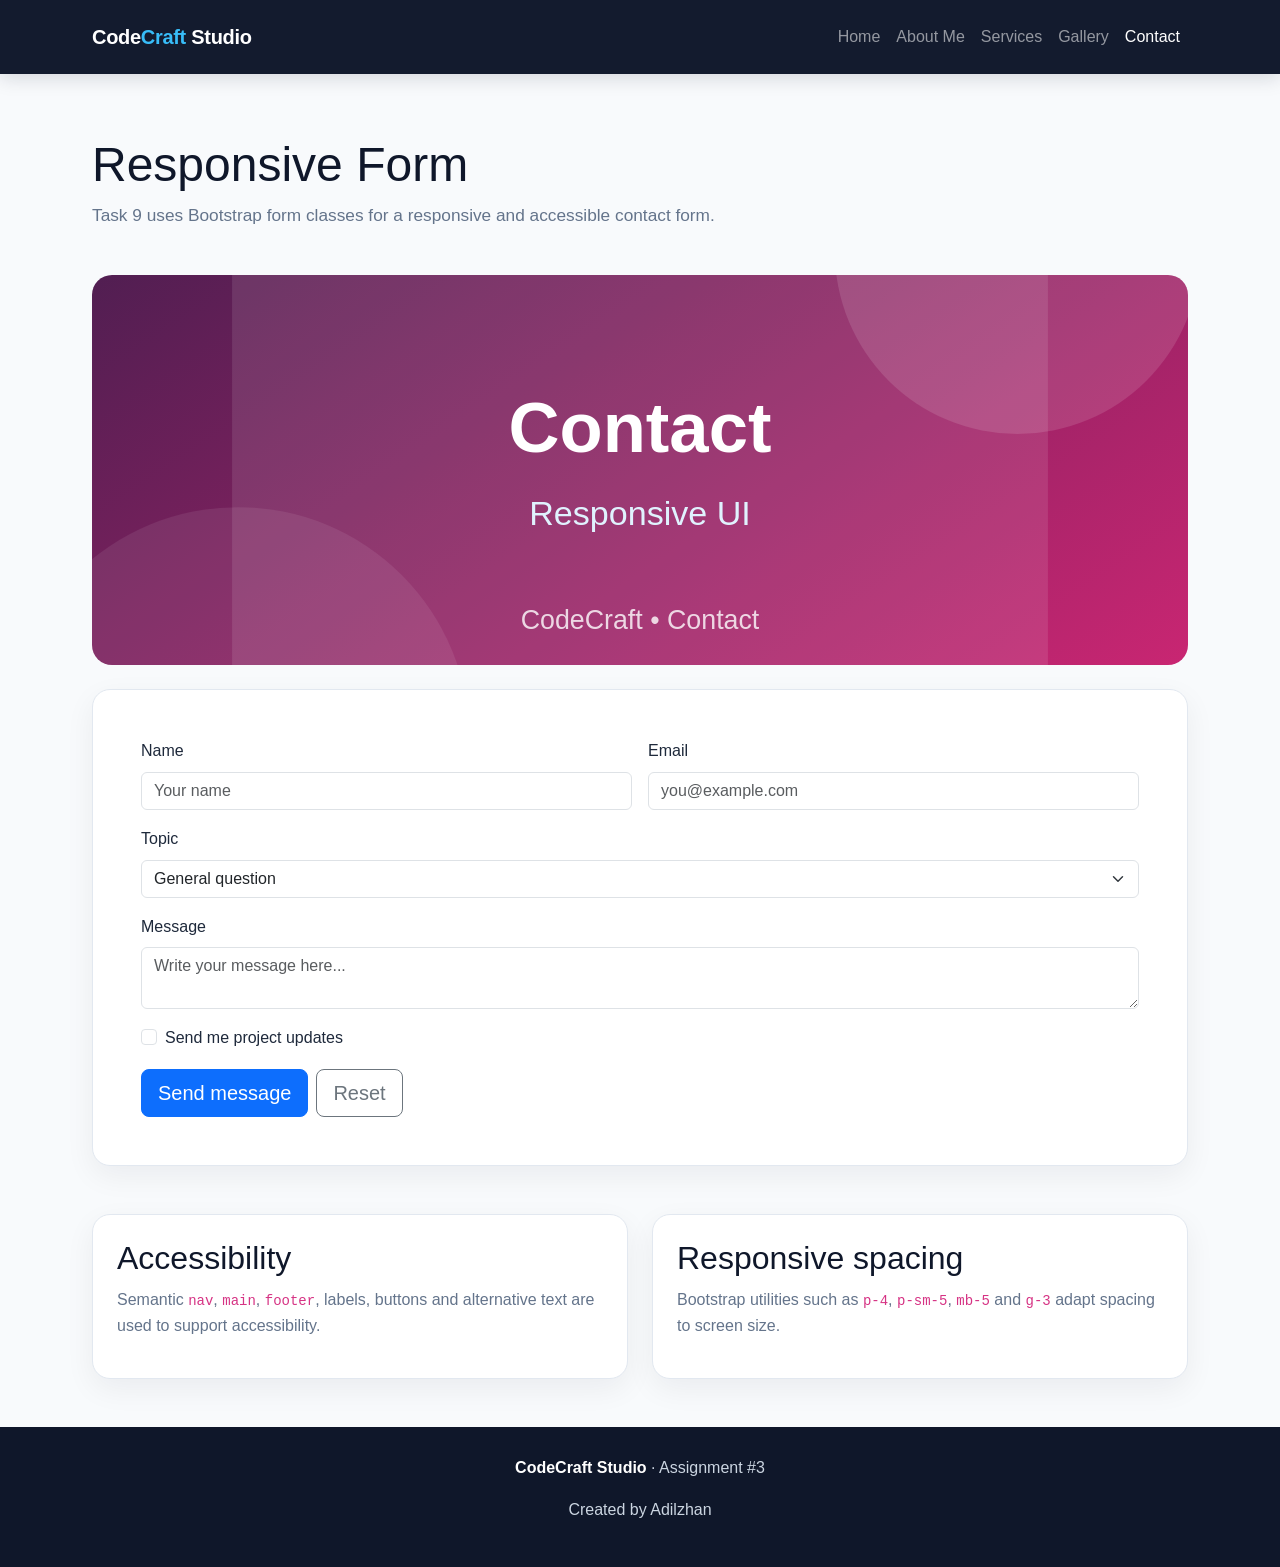
<file: contact.html>
<!DOCTYPE html>
<html lang="en"><head><meta charset="UTF-8"><meta name="viewport" content="width=device-width, initial-scale=1.0"><title>CodeCraft Studio | Contact</title><link href="https://cdn.jsdelivr.net/npm/bootstrap@5.3.3/dist/css/bootstrap.min.css" rel="stylesheet"><link rel="stylesheet" href="css/style.css"></head>
<body><header id="main-header"><nav class="navbar navbar-expand-lg navbar-dark" aria-label="Main navigation"><div class="container py-2"><a class="navbar-brand logo" href="index.html">Code<span>Craft</span> Studio</a><button class="navbar-toggler" type="button" data-bs-toggle="collapse" data-bs-target="#mainNav" aria-controls="mainNav" aria-expanded="false" aria-label="Toggle navigation"><span class="navbar-toggler-icon"></span></button><div class="collapse navbar-collapse" id="mainNav"><ul class="navbar-nav ms-auto"><li class="nav-item"><a class="nav-link" href="index.html">Home</a></li><li class="nav-item"><a class="nav-link" href="team.html">About Me</a></li><li class="nav-item"><a class="nav-link" href="services.html">Services</a></li><li class="nav-item"><a class="nav-link" href="gallery.html">Gallery</a></li><li class="nav-item"><a class="nav-link active" aria-current="page" href="contact.html">Contact</a></li></ul></div></div></nav></header>
<main class="container"><section class="page-heading"><h1>Responsive Form</h1><p>Task 9 uses Bootstrap form classes for a responsive and accessible contact form.</p></section><img class="feature-img mb-4" src="images/contact.svg" alt="Responsive contact interface illustration">
<form id="contact-form" class="p-4 p-sm-5 mb-5" action="#" method="post"><div class="row g-3"><div class="col-md-6"><label for="name" class="form-label">Name</label><input class="form-control" id="name" name="name" type="text" placeholder="Your name" required></div><div class="col-md-6"><label for="email" class="form-label">Email</label><input class="form-control" id="email" name="email" type="email" placeholder="you@example.com" required></div><div class="col-12"><label for="topic" class="form-label">Topic</label><select class="form-select" id="topic" name="topic"><option>General question</option><option>Flexbox</option><option>CSS Grid</option><option>Bootstrap</option><option>Project feedback</option></select></div><div class="col-12"><label for="message" class="form-label">Message</label><textarea class="form-control" id="message" name="message" placeholder="Write your message here..." required></textarea></div><div class="col-12"><div class="form-check"><input class="form-check-input" type="checkbox" id="updates" name="updates"><label class="form-check-label" for="updates">Send me project updates</label></div></div><div class="col-12 d-flex flex-wrap gap-2"><button class="btn btn-primary btn-lg" type="submit">Send message</button><button class="btn btn-outline-secondary btn-lg" type="reset">Reset</button></div></div></form>
<section class="row g-4 mb-5"><article class="col-md-6"><div class="info-card h-100 p-4"><h2>Accessibility</h2><p>Semantic <code>nav</code>, <code>main</code>, <code>footer</code>, labels, buttons and alternative text are used to support accessibility.</p></div></article><article class="col-md-6"><div class="info-card h-100 p-4"><h2>Responsive spacing</h2><p>Bootstrap utilities such as <code>p-4</code>, <code>p-sm-5</code>, <code>mb-5</code> and <code>g-3</code> adapt spacing to screen size.</p></div></article></section></main>
<footer><p><strong>CodeCraft Studio</strong> · Assignment #3</p><p>Created by Adilzhan</p></footer><script src="https://cdn.jsdelivr.net/npm/bootstrap@5.3.3/dist/js/bootstrap.bundle.min.js"></script></body></html>
</file>
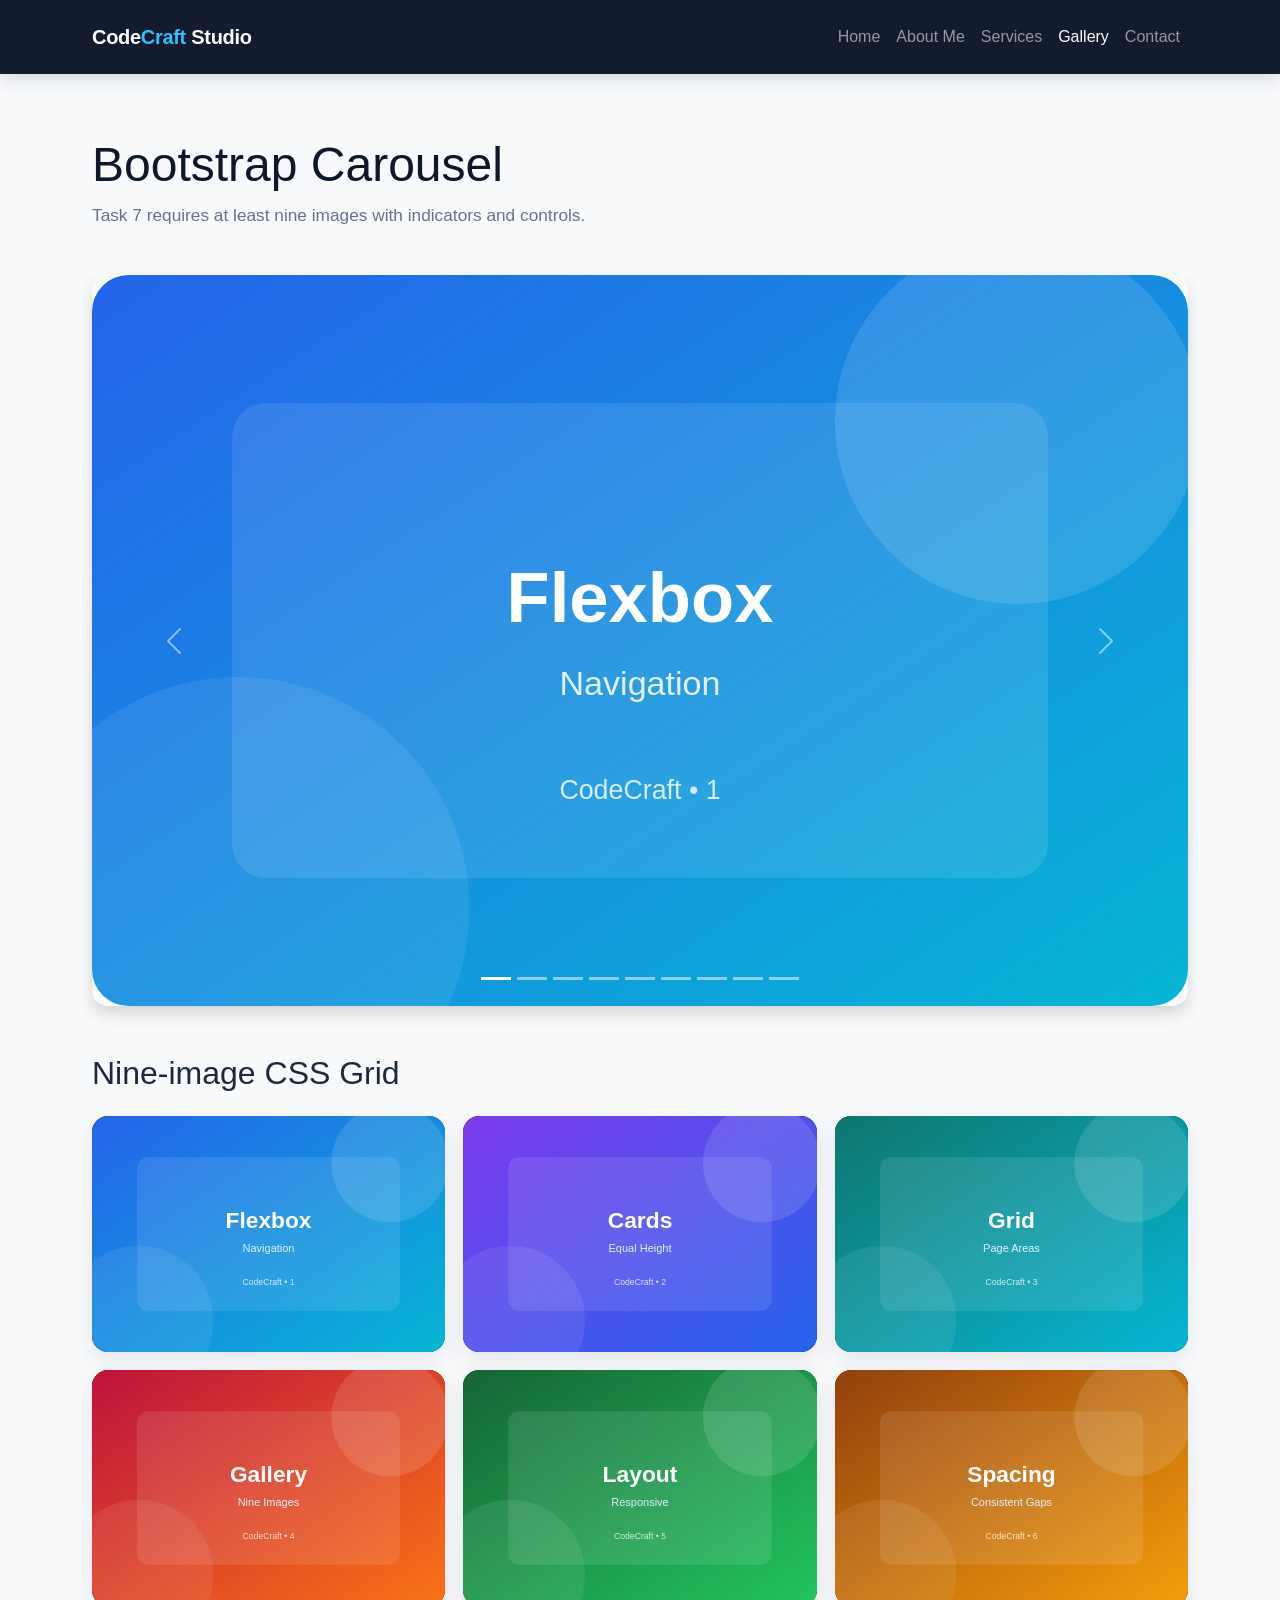
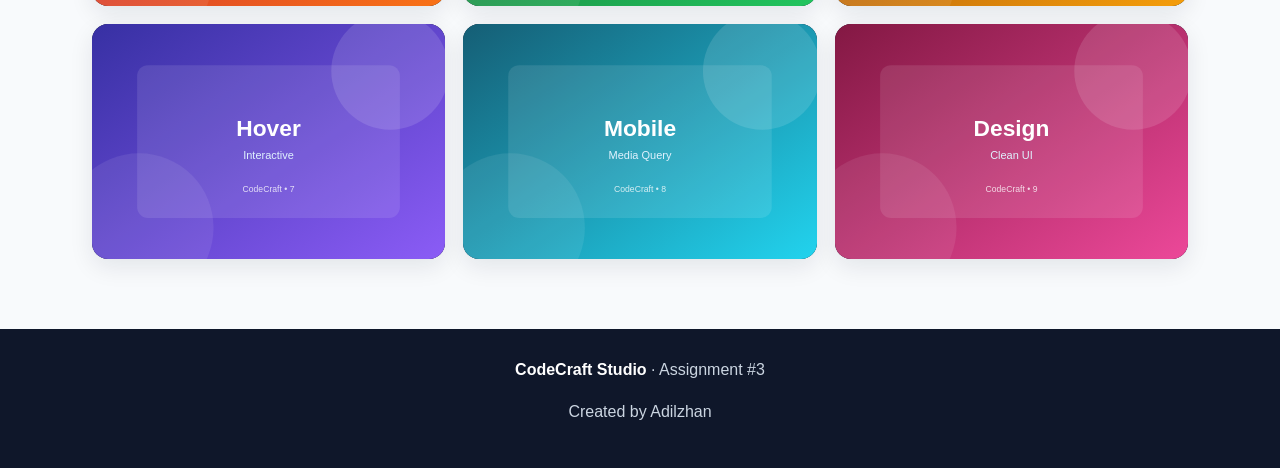
<file: gallery.html>
<!DOCTYPE html>
<html lang="en"><head><meta charset="UTF-8"><meta name="viewport" content="width=device-width, initial-scale=1.0"><title>CodeCraft Studio | Gallery</title><link href="https://cdn.jsdelivr.net/npm/bootstrap@5.3.3/dist/css/bootstrap.min.css" rel="stylesheet"><link rel="stylesheet" href="css/style.css"></head>
<body><header id="main-header"><nav class="navbar navbar-expand-lg navbar-dark" aria-label="Main navigation"><div class="container py-2"><a class="navbar-brand logo" href="index.html">Code<span>Craft</span> Studio</a><button class="navbar-toggler" type="button" data-bs-toggle="collapse" data-bs-target="#mainNav" aria-controls="mainNav" aria-expanded="false" aria-label="Toggle navigation"><span class="navbar-toggler-icon"></span></button><div class="collapse navbar-collapse" id="mainNav"><ul class="navbar-nav ms-auto"><li class="nav-item"><a class="nav-link" href="index.html">Home</a></li><li class="nav-item"><a class="nav-link" href="team.html">About Me</a></li><li class="nav-item"><a class="nav-link" href="services.html">Services</a></li><li class="nav-item"><a class="nav-link active" aria-current="page" href="gallery.html">Gallery</a></li><li class="nav-item"><a class="nav-link" href="contact.html">Contact</a></li></ul></div></div></nav></header>
<main class="container"><section class="page-heading"><h1>Bootstrap Carousel</h1><p>Task 7 requires at least nine images with indicators and controls.</p></section>
<div id="galleryCarousel" class="carousel slide mb-5" data-bs-ride="carousel"><div class="carousel-indicators"><button type="button" data-bs-target="#galleryCarousel" data-bs-slide-to="0" class="active" aria-current="true" aria-label="Slide 1"></button><button type="button" data-bs-target="#galleryCarousel" data-bs-slide-to="1" aria-label="Slide 2"></button><button type="button" data-bs-target="#galleryCarousel" data-bs-slide-to="2" aria-label="Slide 3"></button><button type="button" data-bs-target="#galleryCarousel" data-bs-slide-to="3" aria-label="Slide 4"></button><button type="button" data-bs-target="#galleryCarousel" data-bs-slide-to="4" aria-label="Slide 5"></button><button type="button" data-bs-target="#galleryCarousel" data-bs-slide-to="5" aria-label="Slide 6"></button><button type="button" data-bs-target="#galleryCarousel" data-bs-slide-to="6" aria-label="Slide 7"></button><button type="button" data-bs-target="#galleryCarousel" data-bs-slide-to="7" aria-label="Slide 8"></button><button type="button" data-bs-target="#galleryCarousel" data-bs-slide-to="8" aria-label="Slide 9"></button></div>
<div class="carousel-inner rounded-4 shadow overflow-hidden"><div class="carousel-item active"><img src="images/gallery1.svg" class="d-block w-100" alt="Flexbox navigation"></div><div class="carousel-item"><img src="images/gallery2.svg" class="d-block w-100" alt="Equal height cards"></div><div class="carousel-item"><img src="images/gallery3.svg" class="d-block w-100" alt="Grid page areas"></div><div class="carousel-item"><img src="images/gallery4.svg" class="d-block w-100" alt="Gallery layout"></div><div class="carousel-item"><img src="images/gallery5.svg" class="d-block w-100" alt="Responsive layout"></div><div class="carousel-item"><img src="images/gallery6.svg" class="d-block w-100" alt="Consistent spacing"></div><div class="carousel-item"><img src="images/gallery7.svg" class="d-block w-100" alt="Hover interaction"></div><div class="carousel-item"><img src="images/gallery8.svg" class="d-block w-100" alt="Mobile media query"></div><div class="carousel-item"><img src="images/gallery9.svg" class="d-block w-100" alt="Clean UI design"></div></div><button class="carousel-control-prev" type="button" data-bs-target="#galleryCarousel" data-bs-slide="prev"><span class="carousel-control-prev-icon" aria-hidden="true"></span><span class="visually-hidden">Previous</span></button><button class="carousel-control-next" type="button" data-bs-target="#galleryCarousel" data-bs-slide="next"><span class="carousel-control-next-icon" aria-hidden="true"></span><span class="visually-hidden">Next</span></button></div>
<section><h2 class="mb-4">Nine-image CSS Grid</h2><div class="gallery"><article class="gallery-item"><img src="images/gallery1.svg" alt="Flexbox Navigation"><div class="gallery-caption"><strong>Flexbox</strong><br>Navigation</div></article><article class="gallery-item"><img src="images/gallery2.svg" alt="Cards Equal Height"><div class="gallery-caption"><strong>Cards</strong><br>Equal Height</div></article><article class="gallery-item"><img src="images/gallery3.svg" alt="Grid Page Areas"><div class="gallery-caption"><strong>Grid</strong><br>Page Areas</div></article><article class="gallery-item"><img src="images/gallery4.svg" alt="Gallery Nine Images"><div class="gallery-caption"><strong>Gallery</strong><br>Nine Images</div></article><article class="gallery-item"><img src="images/gallery5.svg" alt="Responsive Layout"><div class="gallery-caption"><strong>Layout</strong><br>Responsive</div></article><article class="gallery-item"><img src="images/gallery6.svg" alt="Spacing Consistent Gaps"><div class="gallery-caption"><strong>Spacing</strong><br>Consistent Gaps</div></article><article class="gallery-item"><img src="images/gallery7.svg" alt="Hover Interactive"><div class="gallery-caption"><strong>Hover</strong><br>Interactive</div></article><article class="gallery-item"><img src="images/gallery8.svg" alt="Mobile Media Query"><div class="gallery-caption"><strong>Mobile</strong><br>Media Query</div></article><article class="gallery-item"><img src="images/gallery9.svg" alt="Design Clean UI"><div class="gallery-caption"><strong>Design</strong><br>Clean UI</div></article></div></section></main>
<footer><p><strong>CodeCraft Studio</strong> · Assignment #3</p><p>Created by Adilzhan</p></footer><script src="https://cdn.jsdelivr.net/npm/bootstrap@5.3.3/dist/js/bootstrap.bundle.min.js"></script></body></html>
</file>
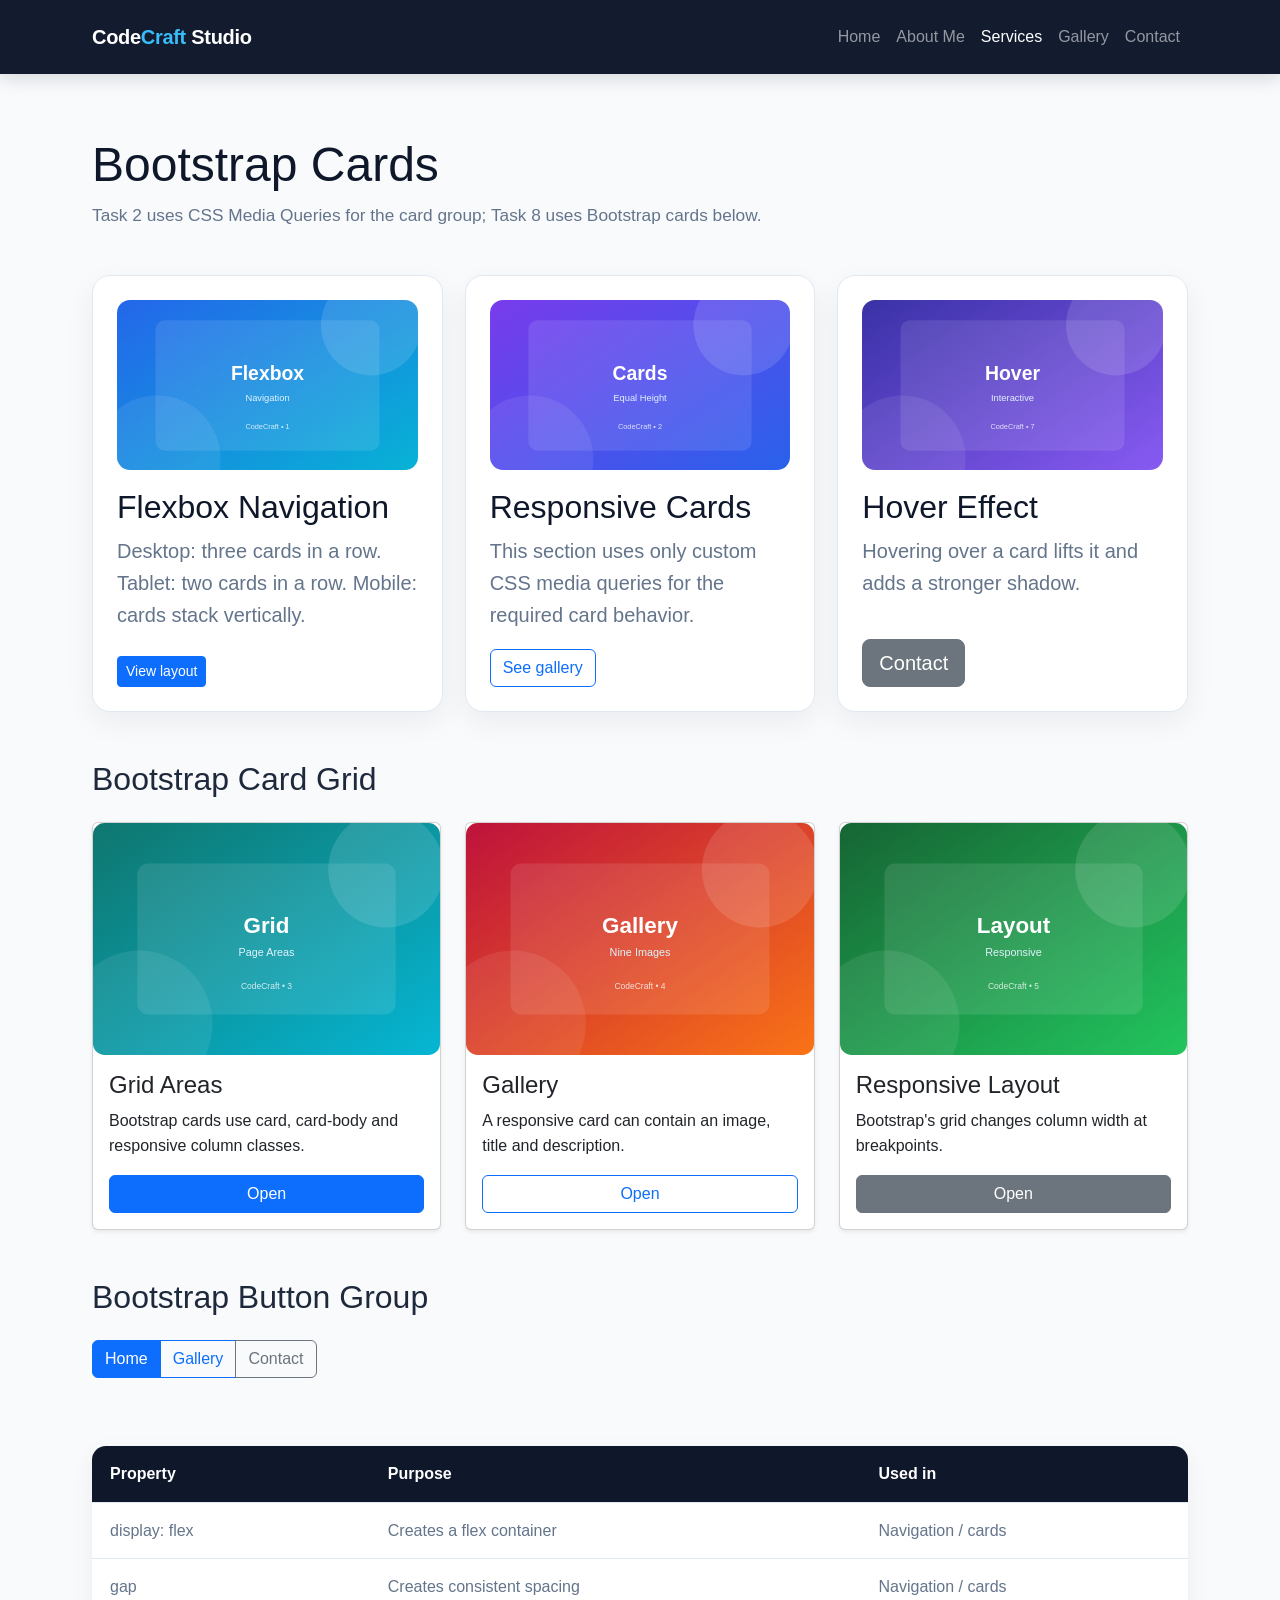
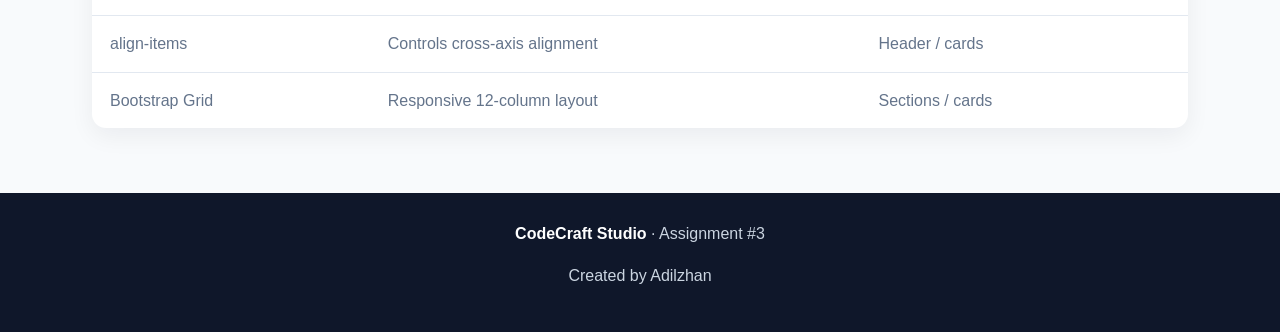
<file: services.html>
<!DOCTYPE html>
<html lang="en"><head><meta charset="UTF-8"><meta name="viewport" content="width=device-width, initial-scale=1.0"><title>CodeCraft Studio | Services</title><link href="https://cdn.jsdelivr.net/npm/bootstrap@5.3.3/dist/css/bootstrap.min.css" rel="stylesheet"><link rel="stylesheet" href="css/style.css"></head>
<body><header id="main-header"><nav class="navbar navbar-expand-lg navbar-dark" aria-label="Main navigation"><div class="container py-2"><a class="navbar-brand logo" href="index.html">Code<span>Craft</span> Studio</a><button class="navbar-toggler" type="button" data-bs-toggle="collapse" data-bs-target="#mainNav" aria-controls="mainNav" aria-expanded="false" aria-label="Toggle navigation"><span class="navbar-toggler-icon"></span></button><div class="collapse navbar-collapse" id="mainNav"><ul class="navbar-nav ms-auto"><li class="nav-item"><a class="nav-link" href="index.html">Home</a></li><li class="nav-item"><a class="nav-link" href="team.html">About Me</a></li><li class="nav-item"><a class="nav-link active" aria-current="page" href="services.html">Services</a></li><li class="nav-item"><a class="nav-link" href="gallery.html">Gallery</a></li><li class="nav-item"><a class="nav-link" href="contact.html">Contact</a></li></ul></div></div></nav></header>
<main class="container"><section class="page-heading"><h1>Bootstrap Cards</h1><p>Task 2 uses CSS Media Queries for the card group; Task 8 uses Bootstrap cards below.</p></section>
<section class="card-row mb-5"><article class="flex-card"><img src="images/gallery1.svg" alt="Flexbox navigation illustration"><h2>Flexbox Navigation</h2><p class="responsive-text">Desktop: three cards in a row. Tablet: two cards in a row. Mobile: cards stack vertically.</p><a class="btn btn-primary btn-sm" href="index.html">View layout</a></article><article class="flex-card"><img src="images/gallery2.svg" alt="Equal-height card illustration"><h2>Responsive Cards</h2><p class="responsive-text">This section uses only custom CSS media queries for the required card behavior.</p><a class="btn btn-outline-primary" href="gallery.html">See gallery</a></article><article class="flex-card"><img src="images/gallery7.svg" alt="Hover interaction illustration"><h2>Hover Effect</h2><p class="responsive-text">Hovering over a card lifts it and adds a stronger shadow.</p><a class="btn btn-secondary btn-lg" href="contact.html">Contact</a></article></section>
<h2 class="mb-4">Bootstrap Card Grid</h2><section class="row g-4 mb-5"><article class="col-md-6 col-lg-4"><div class="card h-100 shadow-sm"><img src="images/gallery3.svg" class="card-img-top" alt="Grid page areas"><div class="card-body d-flex flex-column"><h3 class="card-title h4">Grid Areas</h3><p class="card-text">Bootstrap cards use card, card-body and responsive column classes.</p><a href="index.html" class="btn btn-primary mt-auto">Open</a></div></div></article><article class="col-md-6 col-lg-4"><div class="card h-100 shadow-sm"><img src="images/gallery4.svg" class="card-img-top" alt="Gallery illustration"><div class="card-body d-flex flex-column"><h3 class="card-title h4">Gallery</h3><p class="card-text">A responsive card can contain an image, title and description.</p><a href="gallery.html" class="btn btn-outline-primary mt-auto">Open</a></div></div></article><article class="col-md-12 col-lg-4"><div class="card h-100 shadow-sm"><img src="images/gallery5.svg" class="card-img-top" alt="Responsive layout illustration"><div class="card-body d-flex flex-column"><h3 class="card-title h4">Responsive Layout</h3><p class="card-text">Bootstrap's grid changes column width at breakpoints.</p><a href="contact.html" class="btn btn-secondary mt-auto">Open</a></div></div></article></section>
<h2 class="mb-4">Bootstrap Button Group</h2><div class="btn-group mb-5" role="group" aria-label="Page actions"><a class="btn btn-primary" href="index.html">Home</a><a class="btn btn-outline-primary" href="gallery.html">Gallery</a><a class="btn btn-outline-secondary" href="contact.html">Contact</a></div>
<table><thead><tr><th>Property</th><th>Purpose</th><th>Used in</th></tr></thead><tbody><tr><td>display: flex</td><td>Creates a flex container</td><td>Navigation / cards</td></tr><tr><td>gap</td><td>Creates consistent spacing</td><td>Navigation / cards</td></tr><tr><td>align-items</td><td>Controls cross-axis alignment</td><td>Header / cards</td></tr><tr><td>Bootstrap Grid</td><td>Responsive 12-column layout</td><td>Sections / cards</td></tr></tbody></table></main>
<footer><p><strong>CodeCraft Studio</strong> · Assignment #3</p><p>Created by Adilzhan</p></footer><script src="https://cdn.jsdelivr.net/npm/bootstrap@5.3.3/dist/js/bootstrap.bundle.min.js"></script></body></html>
</file>
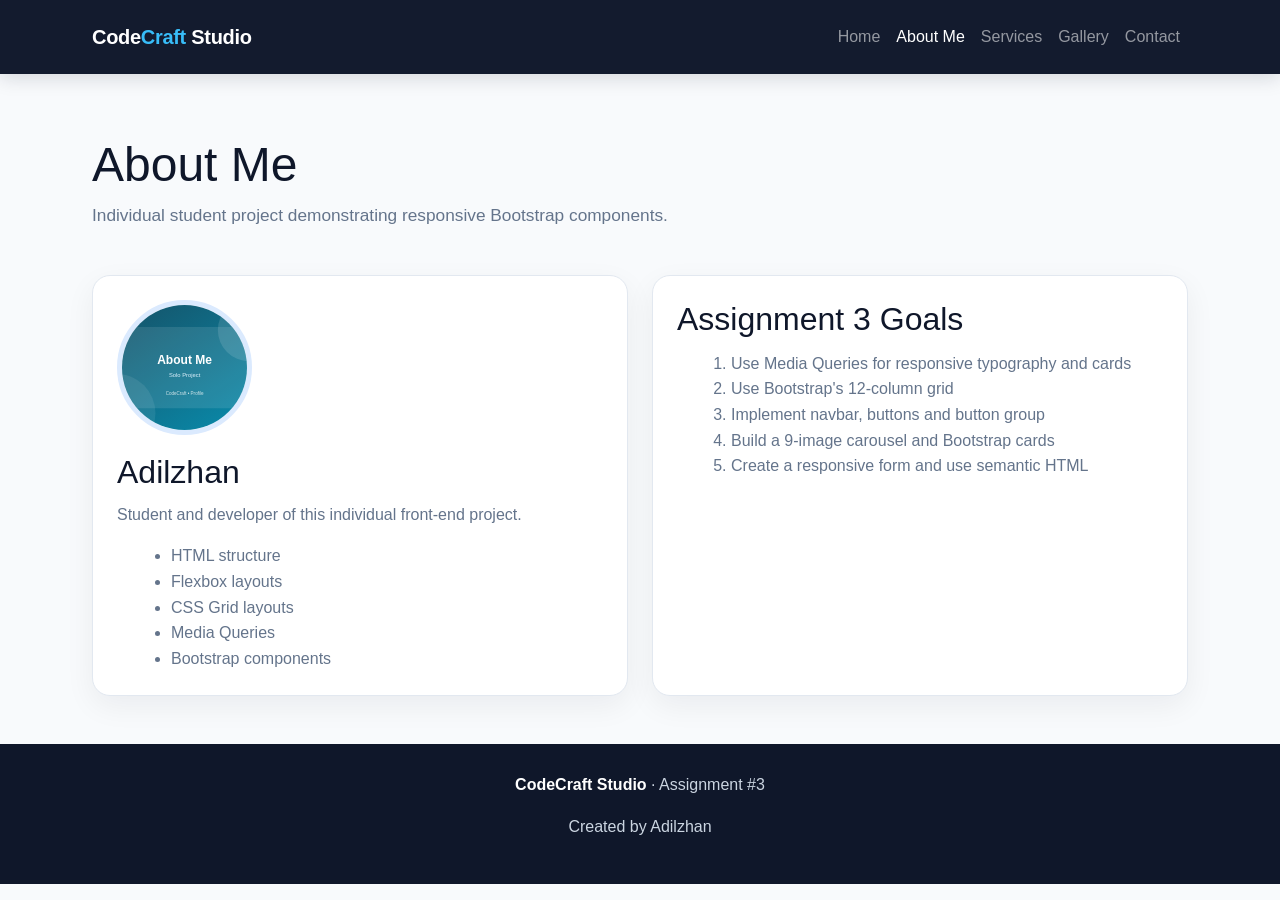
<file: team.html>
<!DOCTYPE html>
<html lang="en"><head><meta charset="UTF-8"><meta name="viewport" content="width=device-width, initial-scale=1.0"><title>CodeCraft Studio | About Me</title><link href="https://cdn.jsdelivr.net/npm/bootstrap@5.3.3/dist/css/bootstrap.min.css" rel="stylesheet"><link rel="stylesheet" href="css/style.css"></head>
<body><header id="main-header"><nav class="navbar navbar-expand-lg navbar-dark" aria-label="Main navigation"><div class="container py-2"><a class="navbar-brand logo" href="index.html">Code<span>Craft</span> Studio</a><button class="navbar-toggler" type="button" data-bs-toggle="collapse" data-bs-target="#mainNav" aria-controls="mainNav" aria-expanded="false" aria-label="Toggle navigation"><span class="navbar-toggler-icon"></span></button><div class="collapse navbar-collapse" id="mainNav"><ul class="navbar-nav ms-auto"><li class="nav-item"><a class="nav-link" href="index.html">Home</a></li><li class="nav-item"><a class="nav-link active" aria-current="page" href="team.html">About Me</a></li><li class="nav-item"><a class="nav-link" href="services.html">Services</a></li><li class="nav-item"><a class="nav-link" href="gallery.html">Gallery</a></li><li class="nav-item"><a class="nav-link" href="contact.html">Contact</a></li></ul></div></div></nav></header>
<main class="container"><section class="page-heading"><h1>About Me</h1><p>Individual student project demonstrating responsive Bootstrap components.</p></section><section class="row g-4 mb-5"><article class="col-lg-6"><div class="info-card h-100 p-4"><img class="profile-img" src="images/team.svg" alt="CodeCraft student project illustration"><h2>Adilzhan</h2><p>Student and developer of this individual front-end project.</p><ul><li>HTML structure</li><li>Flexbox layouts</li><li>CSS Grid layouts</li><li>Media Queries</li><li>Bootstrap components</li></ul></div></article><article class="col-lg-6"><div class="info-card h-100 p-4"><h2>Assignment 3 Goals</h2><ol><li>Use Media Queries for responsive typography and cards</li><li>Use Bootstrap's 12-column grid</li><li>Implement navbar, buttons and button group</li><li>Build a 9-image carousel and Bootstrap cards</li><li>Create a responsive form and use semantic HTML</li></ol></div></article></section></main>
<footer><p><strong>CodeCraft Studio</strong> · Assignment #3</p><p>Created by Adilzhan</p></footer><script src="https://cdn.jsdelivr.net/npm/bootstrap@5.3.3/dist/js/bootstrap.bundle.min.js"></script></body></html>
</file>
<file: css/style.css>
*{box-sizing:border-box;margin:0;padding:0}
:root{--navy:#0f172a;--blue:#2563eb;--cyan:#06b6d4;--text:#1e293b;--muted:#64748b;--bg:#f8fafc;--white:#fff;--border:#e2e8f0}
html{scroll-behavior:smooth}
body{font-family:Inter,Arial,Helvetica,sans-serif;color:var(--text);background:var(--bg);line-height:1.6}
a{text-decoration:none}
#main-header{background:rgba(15,23,42,.98);color:white;position:sticky;top:0;z-index:100;box-shadow:0 4px 18px rgba(15,23,42,.15)}
.logo{font-size:1.25rem;font-weight:800;letter-spacing:-.3px}.logo span{color:#38bdf8}
.container{max-width:1120px}
.hero{min-height:580px;display:grid;grid-template-columns:1.05fr .95fr;gap:60px;align-items:center;padding:65px 0}
.hero h1{font-size:clamp(2.7rem,5vw,4.7rem);line-height:1.02;letter-spacing:-2px;color:var(--navy);margin-bottom:24px}
.highlight{color:var(--blue)}.hero p{font-size:1.12rem;color:var(--muted);max-width:650px}
.hero-visual{background:linear-gradient(135deg,#0f172a,#1e3a8a);border-radius:28px;padding:18px;box-shadow:0 25px 60px rgba(15,23,42,.2)}.hero-visual img{display:block;width:100%;border-radius:20px}
.page-heading{padding:65px 0 30px}.page-heading h1{font-size:3rem;line-height:1.1;color:var(--navy);margin-bottom:10px}.page-heading p{color:var(--muted);font-size:1.08rem}
.card-row{display:flex;gap:22px;align-items:stretch;margin-bottom:65px}
.flex-card{flex:1;display:flex;flex-direction:column;background:white;border:1px solid var(--border);border-radius:18px;padding:24px;box-shadow:0 10px 30px rgba(15,23,42,.06);transition:transform .2s,box-shadow .2s}
.flex-card:hover{transform:translateY(-7px);box-shadow:0 18px 35px rgba(15,23,42,.13)}.flex-card img{width:100%;height:170px;object-fit:cover;border-radius:13px;margin-bottom:18px}.flex-card h2{color:var(--navy);margin-bottom:8px}.flex-card p{color:var(--muted);margin-bottom:18px}.flex-card .btn{margin-top:auto;align-self:flex-start}
.info-card{background:white;border:1px solid var(--border);border-radius:18px;padding:28px;box-shadow:0 10px 30px rgba(15,23,42,.06)}.info-card h2{color:var(--navy);margin-bottom:10px}.info-card p,.info-card li{color:var(--muted)}.info-card ul,.info-card ol{margin:12px 0 0 22px}.profile-img{width:135px;height:135px;border-radius:50%;object-fit:cover;margin-bottom:18px;border:5px solid #dbeafe}
.feature-img{display:block;width:100%;max-height:390px;object-fit:cover;border-radius:20px}
table{width:100%;border-collapse:collapse;background:white;border-radius:14px;overflow:hidden;margin:20px 0 65px;box-shadow:0 8px 25px rgba(15,23,42,.06)}th,td{padding:15px 18px;text-align:left;border-bottom:1px solid var(--border)}th{background:var(--navy);color:white}td{color:var(--muted)}tr:last-child td{border-bottom:0}
#contact-form{background:white;border:1px solid var(--border);border-radius:18px;box-shadow:0 10px 30px rgba(15,23,42,.06)}
input,select,textarea{background:#f8fafc;color:var(--text)}textarea{min-height:150px;resize:vertical}
.grid-layout{display:grid;grid-template-columns:230px 1fr;grid-template-rows:auto 1fr auto;grid-template-areas:"layout-header layout-header" "sidebar main" "layout-footer layout-footer";gap:20px;margin-bottom:65px}.layout-header{grid-area:layout-header;background:linear-gradient(135deg,#0f172a,#1e40af);color:white;border-radius:18px}.layout-sidebar{grid-area:sidebar;background:white;border:1px solid var(--border);border-radius:18px}.layout-sidebar h3{color:var(--navy);margin-bottom:10px}.layout-sidebar ul{list-style:none;display:flex;flex-direction:column;gap:8px}.layout-sidebar a{color:var(--muted);padding:8px;border-radius:8px}.layout-sidebar a:hover{background:#eff6ff;color:var(--blue)}.layout-main{grid-area:main;background:white;border:1px solid var(--border);border-radius:18px}.layout-main h2{color:var(--navy);margin-bottom:10px}.layout-main p{color:var(--muted);margin-bottom:15px}.layout-footer{grid-area:layout-footer;background:#e0f2fe;border-radius:14px;text-align:center;color:#0c4a6e}
.gallery{display:grid;grid-template-columns:repeat(3,1fr);gap:18px;margin-bottom:70px}.gallery-item{position:relative;overflow:hidden;border-radius:16px;min-height:230px;background:#0f172a;box-shadow:0 8px 24px rgba(15,23,42,.09)}.gallery-item img{width:100%;height:100%;min-height:230px;object-fit:cover;display:block;transition:transform .35s}.gallery-caption{position:absolute;inset:auto 0 0 0;padding:18px;color:white;background:linear-gradient(transparent,rgba(15,23,42,.92));transform:translateY(100%);transition:transform .3s}.gallery-item:hover img{transform:scale(1.06)}.gallery-item:hover .gallery-caption{transform:translateY(0)}
footer{background:var(--navy);color:#cbd5e1;text-align:center;padding:28px 20px;margin-top:20px}footer strong{color:white}
/* Assignment 3: custom Media Queries */
@media(max-width:991px){.hero{grid-template-columns:1fr;padding:45px 0;min-height:auto}.hero h1{font-size:3rem}.gallery{grid-template-columns:repeat(2,1fr)}.grid-layout{grid-template-columns:1fr;grid-template-areas:"layout-header" "sidebar" "main" "layout-footer"}}
@media(max-width:767px){.page-heading{padding-top:40px}.page-heading h1{font-size:2.3rem}.card-row{flex-wrap:wrap}.flex-card{flex:0 0 calc(50% - 11px)}}
@media(max-width:575px){.hero h1{font-size:2.2rem}.gallery{grid-template-columns:1fr}.flex-card{flex:1 1 100%}footer{font-size:.9rem}}
/* Task 1: responsive typography */
@media(min-width:992px){.responsive-text{font-size:1.25rem}}
@media(min-width:768px) and (max-width:991px){.responsive-text{font-size:1.1rem}}
@media(max-width:767px){.responsive-text{font-size:.95rem}}
</file>
